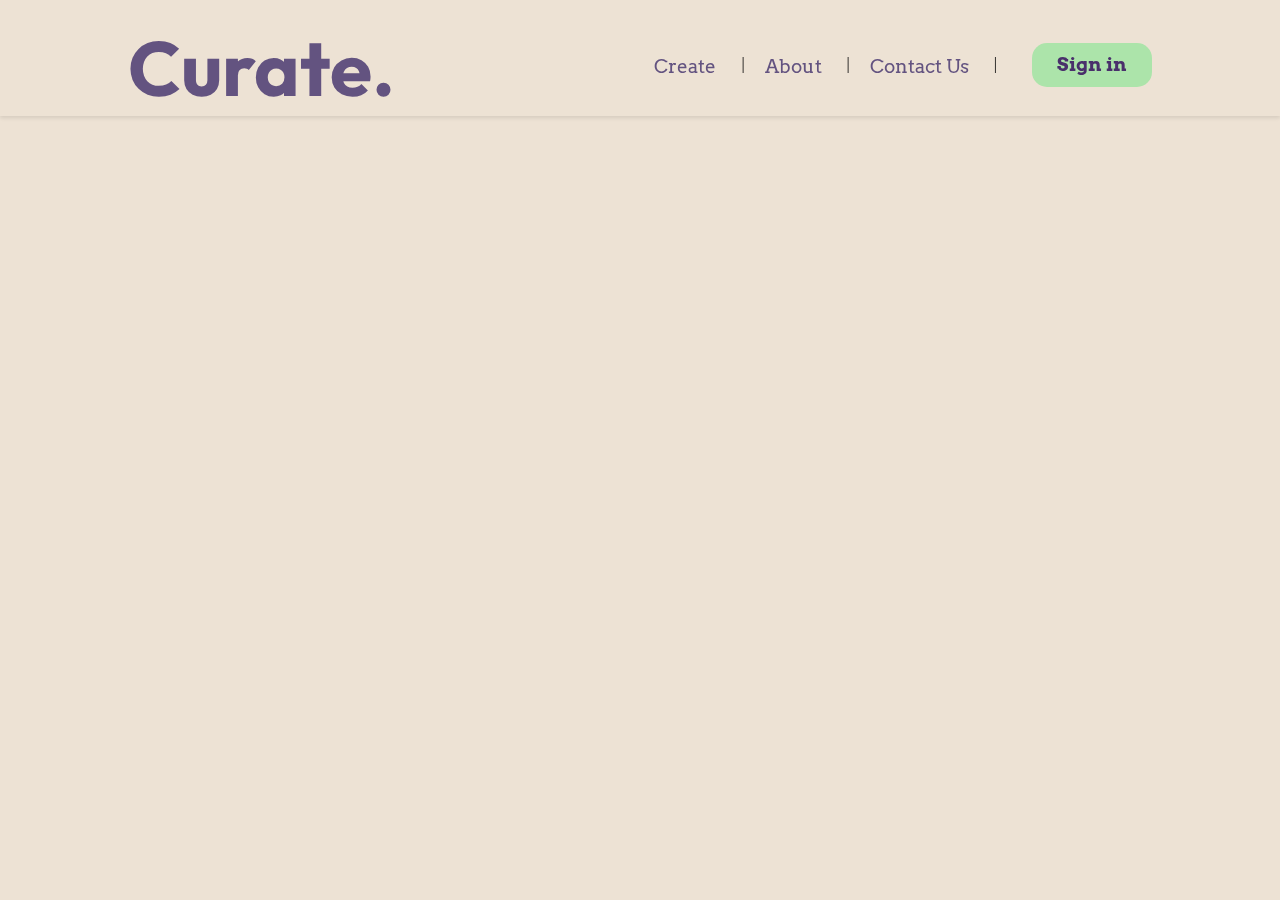
<file: about.html>
<!DOCTYPE html>
<html lang="en">
<head>
    <meta charset="UTF-8">
    <meta name="viewport" content="width=device-width, initial-scale=1.0">
    <title>Curate</title>
    <link rel="stylesheet" href="styles.css">
    <link rel="preconnect" href="https://fonts.googleapis.com">
<link rel="preconnect" href="https://fonts.gstatic.com" crossorigin>
<link href="https://fonts.googleapis.com/css2?family=Outfit:wght@100..900&display=swap" rel="stylesheet">
<link rel="preconnect" href="https://fonts.googleapis.com">
<link rel="preconnect" href="https://fonts.gstatic.com" crossorigin>
<link href="https://fonts.googleapis.com/css2?family=Arvo:ital,wght@0,400;0,700;1,400;1,700&family=Outfit:wght@100..900&display=swap" rel="stylesheet">
</head>
<body>
    <header>
        <nav>
            <div class="logo">
                <h1><a href="/curate.html">Curate.</a></h1>
            </div>
            <ul class="nav-links">
                <li><a href="/create.html" class="navBtn">Create</a></li>|
                <li><a href="/about.html" class="navBtn">About</a></li>|
                <li><a href="/contact.html" class="navBtn">Contact Us</a></li>|
                <button class="sign-up-btn">Sign in</button>
            </ul>
            <div class="navbar_toggle" id="mobile-menu">
                <li><a href="/create.html" class="navBtn">Create</a></li>|
                <li><a href="/about.html" class="navBtn">About</a></li>|
                <li><a href="/contact.html" class="navBtn">Contact Us</a></li>|
                <button class="sign-up-btn">Sign in</button>
            </div>
            <div class="popup-login">
                <div class="close-login">&times;</div>
                <div class="form">
                    <h2>Sign in</h2>
                    <div class="form-element">
                        <label for="email">Email</label>
                        <input type="text" id="email" placeholder="Enter email">
                    </div>
                    <div class="form-element">
                        <label for="password">Password</label>
                        <input type="password" id="password" placeholder="Enter password">
                    </div>
                    <div class="form-element">
                        <input type="checkbox" id="remember-me">
                        <label for="remember-me">Remember me</label>
                    </div>
                    <div class="form-element">
                        <button>Sign in</button>
                    </div>
                    <div class="form-element">
                        <a href="#">Forgot password</a>
                    </div>
                </div>
            </div>
        </nav>
    </header>
    <footer>
        <p>&copy; 2024 Curate. All rights reserved.</p>
    </footer>
    <script src="script.js"></script> 
</body>
</html>
</file>
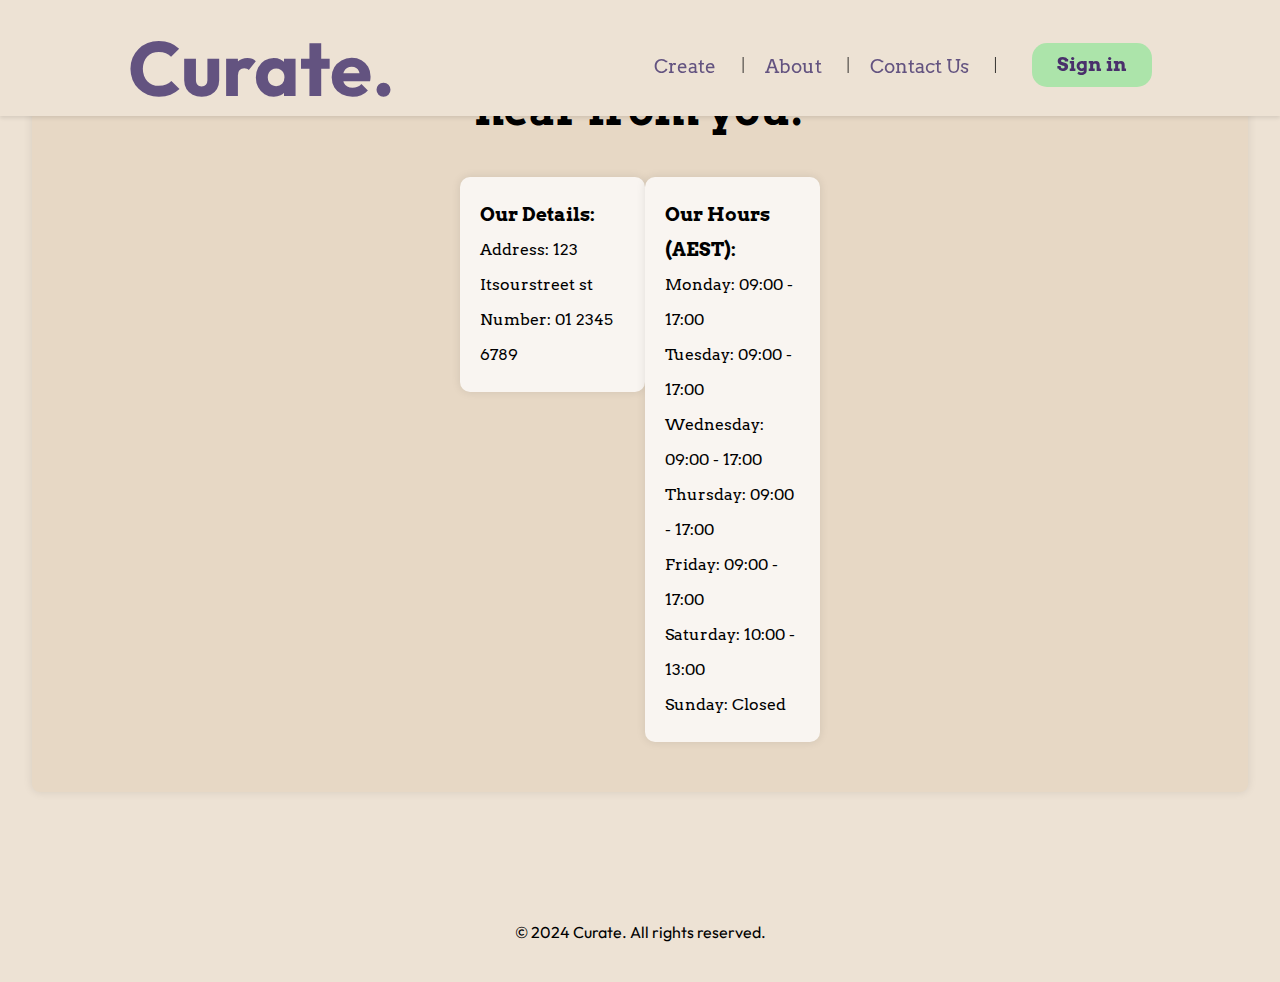
<file: contact.html>
<!DOCTYPE html>
<html lang="en">
<head>
    <meta charset="UTF-8">
    <meta name="viewport" content="width=device-width, initial-scale=1.0">
    <title>Curate</title>
    <link rel="stylesheet" href="styles.css">
    <link rel="preconnect" href="https://fonts.googleapis.com">
<link rel="preconnect" href="https://fonts.gstatic.com" crossorigin>
<link href="https://fonts.googleapis.com/css2?family=Outfit:wght@100..900&display=swap" rel="stylesheet">
<link rel="preconnect" href="https://fonts.googleapis.com">
<link rel="preconnect" href="https://fonts.gstatic.com" crossorigin>
<link href="https://fonts.googleapis.com/css2?family=Arvo:ital,wght@0,400;0,700;1,400;1,700&family=Outfit:wght@100..900&display=swap" rel="stylesheet">
</head>
<body>
    <header>
        <nav>
            <div class="logo">
                <h1><a href="/curate.html">Curate.</a></h1>
            </div>
            <ul class="nav-links">
                <li><a href="/create.html" class="navBtn">Create</a></li>|
                <li><a href="/about.html" class="navBtn">About</a></li>|
                <li><a href="/contact.html" class="navBtn">Contact Us</a></li>|
                <button class="sign-up-btn">Sign in</button>
            </ul>
            <div class="navbar_toggle" id="mobile-menu">
                <li><a href="/create.html" class="navBtn">Create</a></li>|
                <li><a href="/about.html" class="navBtn">About</a></li>|
                <li><a href="/contact.html" class="navBtn">Contact Us</a></li>|
                <button class="sign-up-btn">Sign in</button>
            </div>
            <div class="popup-login">
                <div class="close-login">&times;</div>
                <div class="form">
                    <h2>Sign in</h2>
                    <div class="form-element">
                        <label for="email">Email</label>
                        <input type="text" id="email" placeholder="Enter email">
                    </div>
                    <div class="form-element">
                        <label for="password">Password</label>
                        <input type="password" id="password" placeholder="Enter password">
                    </div>
                    <div class="form-element">
                        <input type="checkbox" id="remember-me">
                        <label for="remember-me">Remember me</label>
                    </div>
                    <div class="form-element">
                        <button>Sign in</button>
                    </div>
                    <div class="form-element">
                        <a href="#">Forgot password</a>
                    </div>
                </div>
            </div>
        </nav>
    </header>
    <main>
        <div class="main-container container-1 contact-us-main">
            <div class="contact-us-text">
                <h2>We'd <span>love</span> to hear from you!</h2>
            
                <div class="contact-us-cards">
                    <div class="contact-us-card">
                        <h3>Our Details:</h3>
                        <p>Address: 123 Itsourstreet st</p>
                        <p>Number: 01 2345 6789</p>
                    </div>
                    <div class="contact-us-card">
                        <h3>Our Hours (AEST):   </h3>
                        <ul>
                            <li>Monday: 09:00 - 17:00 </li>
                            <li>Tuesday: 09:00 - 17:00 </li>
                            <li>Wednesday: 09:00 - 17:00 </li>
                            <li>Thursday: 09:00 - 17:00 </li>
                            <li>Friday: 09:00 - 17:00 </li>
                            <li>Saturday: 10:00 - 13:00 </li>
                            <li>Sunday: Closed</li>
                        </ul>
                    </div>
                </div>
            </div>
        </div>
    </main>
    <footer>
        <p>&copy; 2024 Curate. All rights reserved.</p>
    </footer>
    <script src="script.js"></script> 
</body>
</html>
</file>
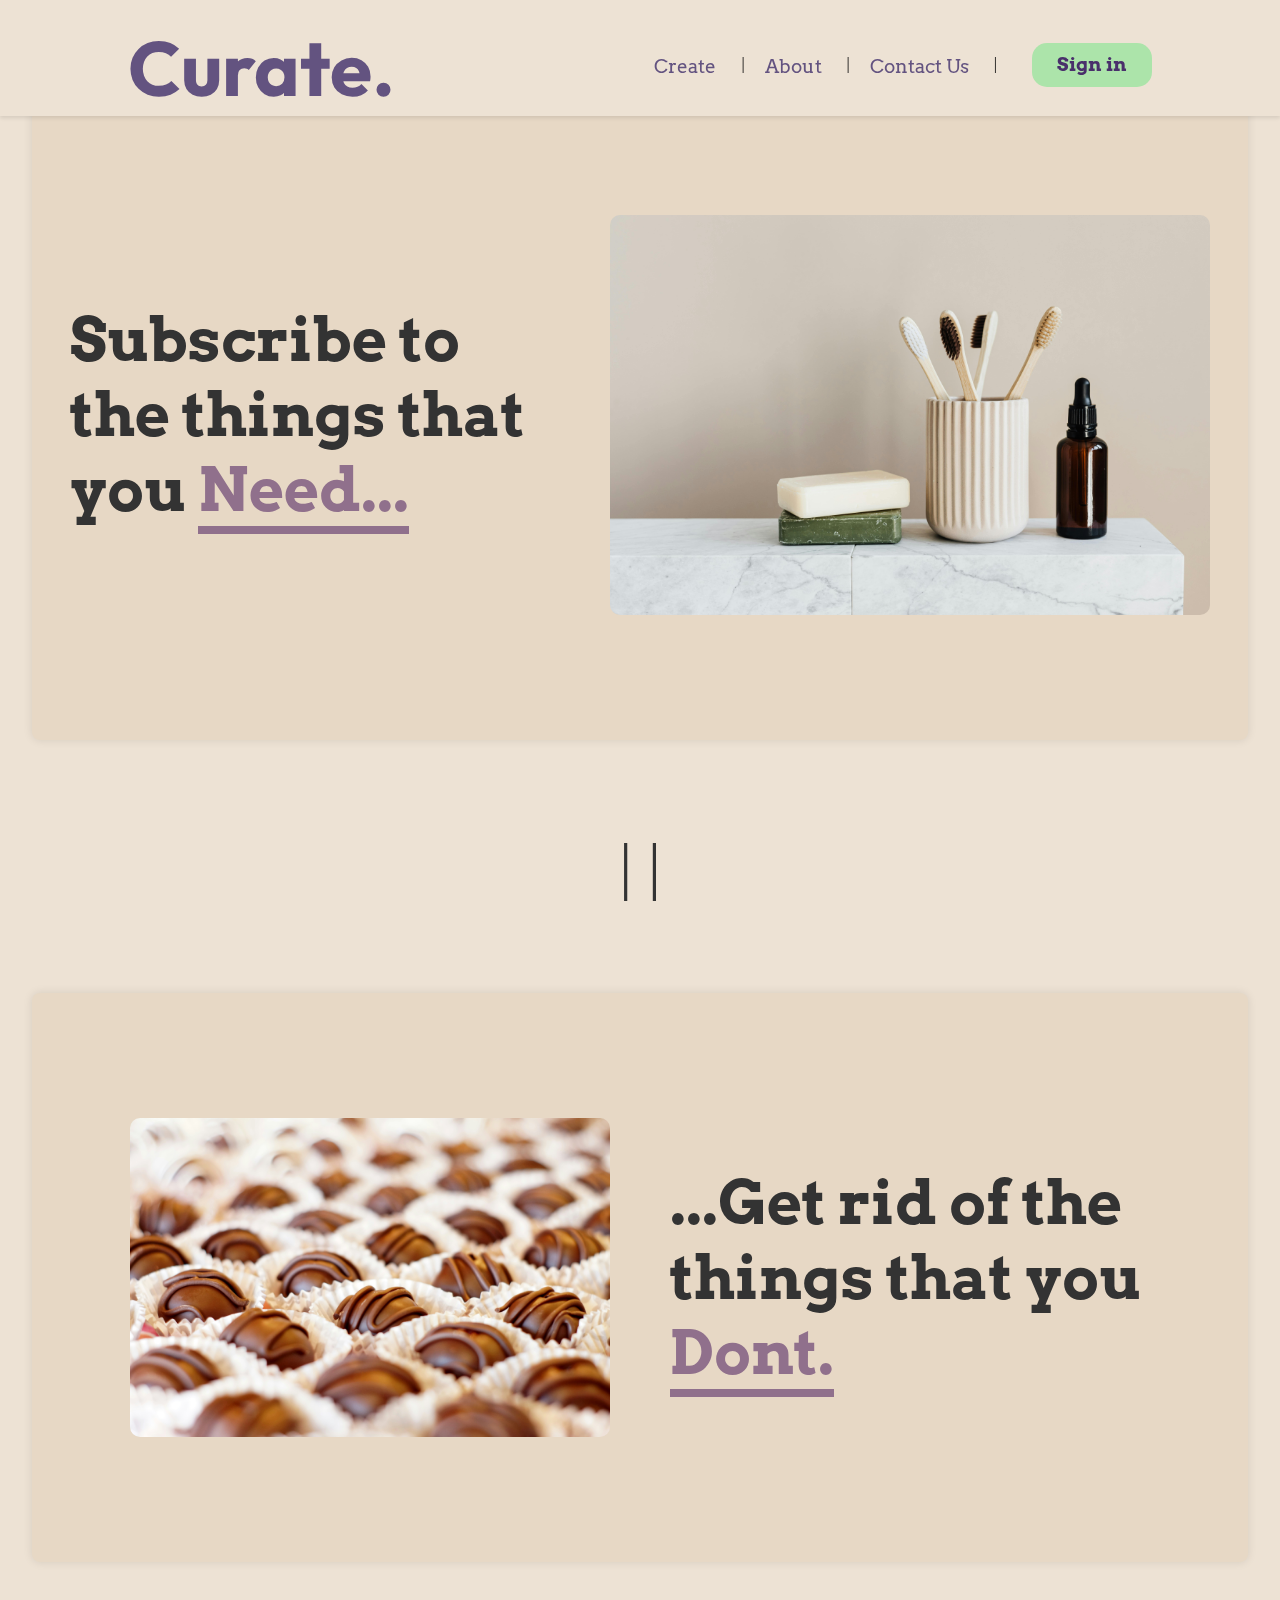
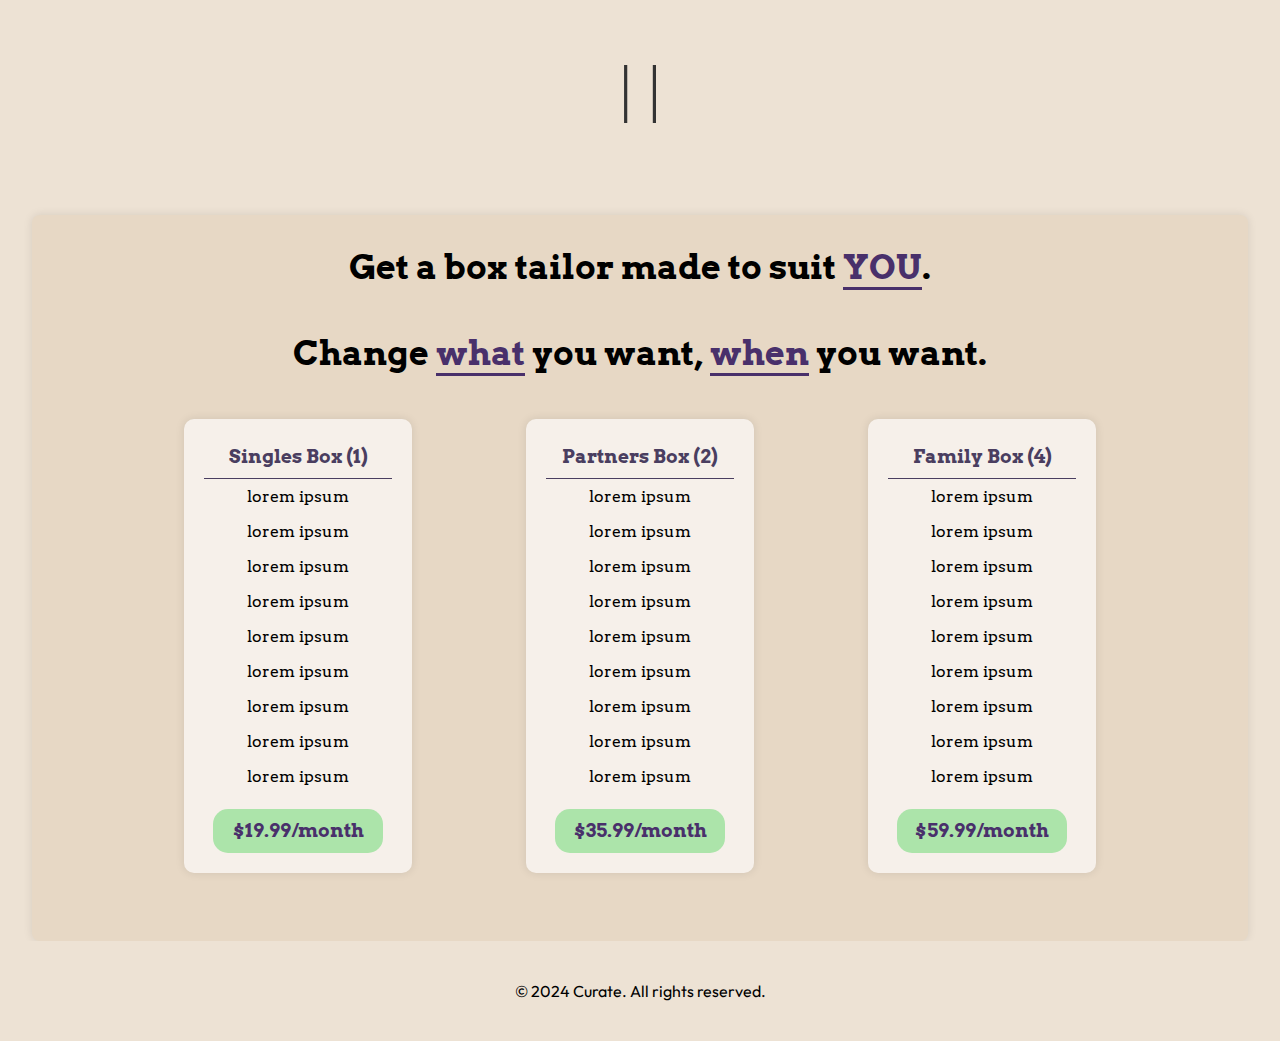
<file: curate.html>
<!DOCTYPE html>
<html lang="en">
<head>
    <meta charset="UTF-8">
    <meta name="viewport" content="width=device-width, initial-scale=1.0">
    <title>Curate</title>
    <link rel="stylesheet" href="styles.css">
    <link rel="preconnect" href="https://fonts.googleapis.com">
<link rel="preconnect" href="https://fonts.gstatic.com" crossorigin>
<link href="https://fonts.googleapis.com/css2?family=Outfit:wght@100..900&display=swap" rel="stylesheet">
<link rel="preconnect" href="https://fonts.googleapis.com">
<link rel="preconnect" href="https://fonts.gstatic.com" crossorigin>
<link href="https://fonts.googleapis.com/css2?family=Arvo:ital,wght@0,400;0,700;1,400;1,700&family=Outfit:wght@100..900&display=swap" rel="stylesheet">
</head>
<body>
    <header>
        <nav>
            <div class="logo">
                <h1><a href="/curate.html">Curate.</a></h1>
            </div>
            <ul class="nav-links">
                <li><a href="/create.html" class="navBtn">Create</a></li>|
                <li><a href="/about.html" class="navBtn">About</a></li>|
                <li><a href="/contact.html" class="navBtn">Contact Us</a></li>|
                <button class="sign-up-btn">Sign in</button>
            </ul>
            <div class="navbar_toggle" id="mobile-menu">
                <li><a href="/create.html" class="navBtn">Create</a></li>|
                <li><a href="/about.html" class="navBtn">About</a></li>|
                <li><a href="/contact.html" class="navBtn">Contact Us</a></li>|
                <button class="sign-up-btn">Sign in</button>
            </div>
            <div class="popup-login">
                <div class="close-login">&times;</div>
                <div class="form">
                    <h2>Sign in</h2>
                    <div class="form-element">
                        <label for="email">Email</label>
                        <input type="text" id="email" placeholder="Enter email">
                    </div>
                    <div class="form-element">
                        <label for="password">Password</label>
                        <input type="password" id="password" placeholder="Enter password">
                    </div>
                    <div class="form-element">
                        <input type="checkbox" id="remember-me">
                        <label for="remember-me">Remember me</label>
                    </div>
                    <div class="form-element">
                        <button>Sign in</button>
                    </div>
                    <div class="form-element">
                        <a href="#" class="sign-up">Sign Up</a>
                    </div>
                    <div class="form-element">
                        <a href="#">Forgot password</a>
                    </div>
                </div>
            </div>
        </nav>
    </header>
    <main>
        <div class="main-container" id="container-1">
            <h2>Subscribe to the things that you <span>Need...</span></h2>         
            <img src="./images/landing-page-image1.jpg" class="main-image">
        </div>
        <p class="divider">|   |</p>
        <div class="main-container" id="container-2">
            <img src="./images/landing-page-image-2.jpg" class="image-2">
            <h2>...Get rid of the things that you <span>Dont.</span></h2>
        </div>
        <p class="divider">|   |</p>
        <div class="main-container" id="container-3">
            <div id="purchase-card-title">   
                <h2>Get a box tailor made to suit <span>YOU</span>.</h2>
                <h2>Change <span>what</span> you want, <span>when</span> you want.</h2>
            </div>   
                <div class="purchase-cards">
                    <div class="purchase-card">
                        <h3>Singles Box (1)</h3>
                        <ul>
                            <li>lorem ipsum</li>
                            <li>lorem ipsum</li>
                            <li>lorem ipsum</li>
                            <li>lorem ipsum</li>
                            <li>lorem ipsum</li>
                            <li>lorem ipsum</li>
                            <li>lorem ipsum</li>
                            <li>lorem ipsum</li>
                            <li>lorem ipsum</li>
                        </ul>
                        <button class="purchase-btn"><span>$19.99/month</span><span class="hidden-purchase">Create Box</span></button>
                    </div>
                    <div class="purchase-card">
                        <h3>Partners Box (2)</h3>
                        <ul>
                            <li>lorem ipsum</li>
                            <li>lorem ipsum</li>
                            <li>lorem ipsum</li>
                            <li>lorem ipsum</li>
                            <li>lorem ipsum</li>
                            <li>lorem ipsum</li>
                            <li>lorem ipsum</li>
                            <li>lorem ipsum</li>
                            <li>lorem ipsum</li>
                        </ul>
                        <button class="purchase-btn"><span>$35.99/month</span><span class="hidden-purchase">Create Box</span></button>
                    </div>
                    <div class="purchase-card">
                        <h3>Family Box (4)</h3>
                        <ul>
                            <li>lorem ipsum</li>
                            <li>lorem ipsum</li>
                            <li>lorem ipsum</li>
                            <li>lorem ipsum</li>
                            <li>lorem ipsum</li>
                            <li>lorem ipsum</li>
                            <li>lorem ipsum</li>
                            <li>lorem ipsum</li>
                            <li>lorem ipsum</li>
                        </ul>
                        <button class="purchase-btn"><span>$59.99/month</span><span class="hidden-purchase">Create Box</span></button>
                    </div>
                </div>         
        </div>
    </main>
    <footer>
        <p>&copy; 2024 Curate. All rights reserved.</p>
    </footer>
    <script src="script.js"></script> 
</body>
</html>
</file>
<file: styles.css>
* {
    box-sizing: border-box;
    margin: 0;
    padding: 0;
}

body{
    background-color: #EDE2D4;
    min-height: 100vh;
    height: 100vh;
    display: flex;
    flex-direction: column;
}

body.blur{
    overflow: hidden;
}

html, body{
    height: 100%;
}

header {
    position: fixed;
    top: 0;
    left: 0;
    width: 100%;
    background-color: #EDE2D4;
    z-index: 1000; 
    box-shadow: 0 2px 4px rgba(0, 0, 0, 0.1); 
}

nav{
    display: flex;
    justify-content: space-between;
    align-items: center;
}



/*
Logo and nav bar
*/
.logo{
    font-family: 'Outfit', sans-serif;
    font-size: 2.4rem;
    margin-left: 10%;
    margin-top: 1.5%;
    color: #635380;
}

.logo a{
    cursor: pointer;
    text-decoration: none;
    color: #635380;
}

.nav-links{
    list-style-type: none;
    display: flex;
    margin-right: 10%;
    margin-top: 2%;
}

.nav-links li{
    margin-left: 20px;
    font-family: 'Arvo', sans-serif;
}

.nav-links li:hover{
    text-decoration: underline wavy #635380;
}

.nav-links .navBtn{
    text-decoration: none;
    font-size: 1.2rem;
    transition: color 0.3s ease;
    color: #635380;
    margin-right: 25px;
}

.sign-up-btn{
    display: flex;
    justify-content: center;
    font-family: 'Arvo', sans-serif;
    background-color: #ACE4AA;
    border-radius: 15px;
    margin: none;
    border: none;
    width: 120px;
    margin-top: -12px;
    cursor: pointer;
    font-size: 1.2rem;
    color: #49306B;
    margin: none;
    text-decoration: none;
    padding: 10px;
    margin-left: 35px;
    font-weight: 600;
    transition: all 0.3s;
}

.sign-up-btn:hover{
    color: white;
    background-color: #77D373;
    transition: all 0.3s;
    width: 130px;
}

.sign-up-btn:active{
    background-color: #ACE4AA;
}

.overlay {
    position: fixed;
    top: 0;
    left: 0;
    width: 100%;
    height: 100%;
    background-color: rgba(0, 0, 0, 0.5); /* Adjust opacity and color as needed */
    z-index: 999; /* Ensure it's higher than popup z-index */
    backdrop-filter: blur(7px);
}

/*
Sign in popup
*/
.popup-login{
    position: fixed;
    top: -150%;
    left: 50%;
    opacity: 0;
    transform: translate(-50%, -50%) scale(1.25);
    width: 380px;
    padding: 20px 30px;
    background-color: #F9F5F1;
    box-shadow: 2px 2px 5px 5px rgba(0,0,0,0.15);
    border-radius: 10px;
    font-family: 'Arvo', sans-serif;
    transition: top 0ms ease-in-out 200ms,
                opacity 200ms ease-in-out 0ms,
                transform 20ms ease-in-out 0ms;
    z-index: 1000;
}

.popup-login.active{
    top: 50%;
    opacity: 1;
    transform: translate(-50%, -50%) scale(1);
    transition: top 250ms ease-in-out 0ms,
                opacity 200ms ease-in-out 0ms,
                transform 20ms ease-in-out 0ms;
}


.popup-login .close-login{
    position: absolute;
    top: 10px;
    right: 10px;
    width: 20px;
    height: 20px;
    background: #888;
    color: #eee;
    text-align: center;
    justify-content: center;
    align-content: center;
    line-height: 15px;
    border-radius: 15px;
    cursor: pointer;
}

.popup-login .close-login:hover{
    background-color: hwb(0 53% 47% / 0.658);
}

.popup-login .form h2{
    text-align: center;
    color: #222;
    margin: 10px 0px 20px;
    font-size: 25px;
}

.popup-login .form .form-element{
    margin: 15px 0px;
}

.popup-login .form .form-element label{
    font-size: 14px;
    color: #222;
}

.popup-login .form .form-element input[type="text"],
.popup-login .form .form-element input[type="password"]{
    margin-top: 5px;
    display: block;
    width: 100%;
    padding: 10px;
    outline: none;
    border: 1px solid #aaa;
    border-radius: 5px;
    font-family: 'Arvo', sans-serif;
}

.popup-login .form .form-element input[type="checkbox"]{
    margin-right: 5px;
}

.popup-login .form .form-element button{
    width: 240px;
    height: 40px;   
    border: none;
    outline: none;
    margin: 0 auto;
    display: block;
    font-size: 16px;
    background-color: #ACE4AA;
    color: #635380;
    font-weight: 700;
    border-radius: 10px;
    cursor: pointer;
    transition: all 0.3s;   
}

.popup-login .form .form-element button:hover{
    background-color: #77D373;
    width: 300px;
    transition: all 0.3s;
    color: white;
}

.popup-login .form .form-element button:active{
    background-color: #ACE4AA;
}

.popup-login .form .form-element a{
    display: flex;
    text-align: right;
    font-size: 15px;
    text-decoration: none;
    font-weight: 600;
    color: #49306B;
}

.popup-login .form .form-element a:hover{
    text-decoration: underline;
}

.popup-login .form .form-element .sign-up{
    text-align: left;
}
/*
Main reusable div
*/

.main-container{
    max-width: 100%;
    width: 95%;
    display: flex;
    align-items: center;
    justify-content: center;
    margin: 7% auto;
    padding: 125px 0.5rem;
    border-radius: 8px;
    box-shadow: 0 0 10px rgba(0, 0, 0, 0.1);
    background-color: #E7D8C5;
}

.contact-us-text{
    width: 30%;
}

.contact-us-text h2{
    font-family: 'Arvo', sans-serif;
    text-align: center;
    padding-bottom: 40px;
    font-size: 2.7rem;
}

.contact-us-text span{
    color: #49306B;
}

.contact-us-main{
    margin-top: -21px;
    padding-top: 50px;
    padding-bottom: 50px;
}

.contact-us-cards{
    display: flex;
    justify-content: space-between;
}

.contact-us-card{
    width: fit-content;
    height: fit-content;
    border-radius: 10px;
    padding: 20px;
    background-color: #F9F5F1;
    box-shadow: 0 0 10px rgba(0, 0, 0, 0.1);
    line-height: 35px;
    font-family: 'Arvo', sans-serif;
}

.contact-us-card li{
    list-style: none;
}

#container-3{
    display: flex;
    flex-direction: column;
    align-items: center;
    justify-content: center;
    margin: 7% auto 0;
    padding: 0.5rem 0.5rem;
}

#purchase-card-title{
    margin: 2% auto 0;
}

.purchase-cards{
    display: flex;
    width: 95%;
    justify-content: center;
    align-items: center;
    align-content: center;
    margin-bottom: 5%;
}

.purchase-card{
    width: 20%;
    height: fit-content;
    border-radius: 10px;
    padding: 20px;
    margin: 0 5%;
    background-color: hsl(30, 40%, 94%);
    box-shadow: 0 0 10px rgba(0, 0, 0, 0.1);
    line-height: 35px;
    text-align: center;
    font-family: 'Arvo', sans-serif;
}

.purchase-card ul{
    list-style-type: none;
}

.purchase-card h3{
    padding-bottom: 4px;
    color: hsl(261, 21%, 31%);
    border-bottom: solid 1px hsl(261, 21%, 31%);
}

.hidden-purchase{
    display: none;
}

.purchase-btn{
    display: inline-block;
    font-family: 'Arvo', sans-serif;
    background-color: #ACE4AA;
    border-radius: 15px;
    margin: none;
    border: none;
    width: 170px;
    cursor: pointer;
    font-size: 1.2rem;
    color: #49306B;
    margin: none;
    text-decoration: none;
    padding: 10px;
    margin-top: 15px;
    font-weight: 600;
    transition: all 0.3s;
}

.purchase-btn:hover{
    color: white;
    background-color: #77D373;
    transition: all 0.3s;
    width: 200px;
}

.purchase-btn:hover span{
    display: none;
}

.purchase-btn:hover .hidden-purchase{
    display: block;
    color: white;
}

.purchase-btn:active{
    background-color: #ACE4AA;
}

#container-1 h2, #container-2 h2{
    font-size: 3.8rem;
    font-family: 'Arvo', sans-serif;
    color: #333;
    width: 40%;
}

#container-1 h2{
    margin-right: 5%;
}

#container-2 h2{
    margin-left: 5%;
}

#purchase-card-title{
    font-family: 'Arvo', sans-serif;
    width: 75%;
    text-align: center;
}
#purchase-card-title h2{
    width: 100%;
    font-size: 2.1rem;
    padding-bottom: 45px;
}

#purchase-card-title h3{
    font-size: 1.6rem;
}

#purchase-card-title h2 span{
    color: #49306B;
    border-bottom: 3px solid #49306B;
}

.main-container h2 span{
    color: #90708C;
    border-bottom: .5rem solid #90708C;
}

.landing-page-text-2{
    padding-left: 50px;
}

.landing-page-image{
    width: 60%;
    padding: 0 auto;
}



.navbar_toggle{
    display: none;
}


.main-image{
    width: 50%;
    border-radius: 10px;
    max-width: 100%;
}

.divider{
    font-size: 4rem;
    width: 100%;
    display: flex;
    text-align: center;
    justify-content: center;
    color: #333;
}

.image-2{
    width: 40%;
    border-radius: 10px;
}


footer{
    display: flex;
    width: 100%;
    justify-content: center;
    align-items: center;
    background-color: #EDE2D4;
    height: 100px;
    padding: 40px;
    font-family: 'Outfit', sans-serif;
}

/* Media query for screens smaller than 768px (standard tablets and below) */

@media (max-width: 1250px) {
    #container-1{
        margin: 10% auto 7%;
    }
    .purchase-cards{
        flex-direction: column;
    }
    .purchase-card{
        width: 60%;
        margin: 5% auto;
    }
}

@media (max-width: 960px) {
    #container-1{
        margin: 15% auto 7%;
    }
    
    .main-container{
        flex-direction: column;
        padding: 0 auto;
    }
    .main-container img{
        width: 95%;
        margin: 0 auto;
    }
    #container-1 h2{
        width: 95%;
        margin-bottom: 10%;
        margin-right: 0;
        max-width: 100%;
    }
    #container-2 h2{
        width: 95%;
        margin-top: 10%;
        margin-left: 0;
        max-width: 100%;
    }
    .purchase-card{
        width: 70%;
        margin: 5% auto;
    }
}

@media (max-width: 768px) {
    .logo {
        font-size: 2rem;
        margin-left: 5%;
        margin-top: 2%;
    }

    .nav-links {
        display: none;
    }

    .sign-up-btn {
        margin-left: 10%;
        font-size: 1rem;
        padding: 8px;
    }

    .popup-login {
        width: 90%;
        padding: 10px;
    }

    .popup-login .close-login {
        top: 5px;
        right: 5px;
        width: 15px;
        height: 15px;
    }
}
</file>
